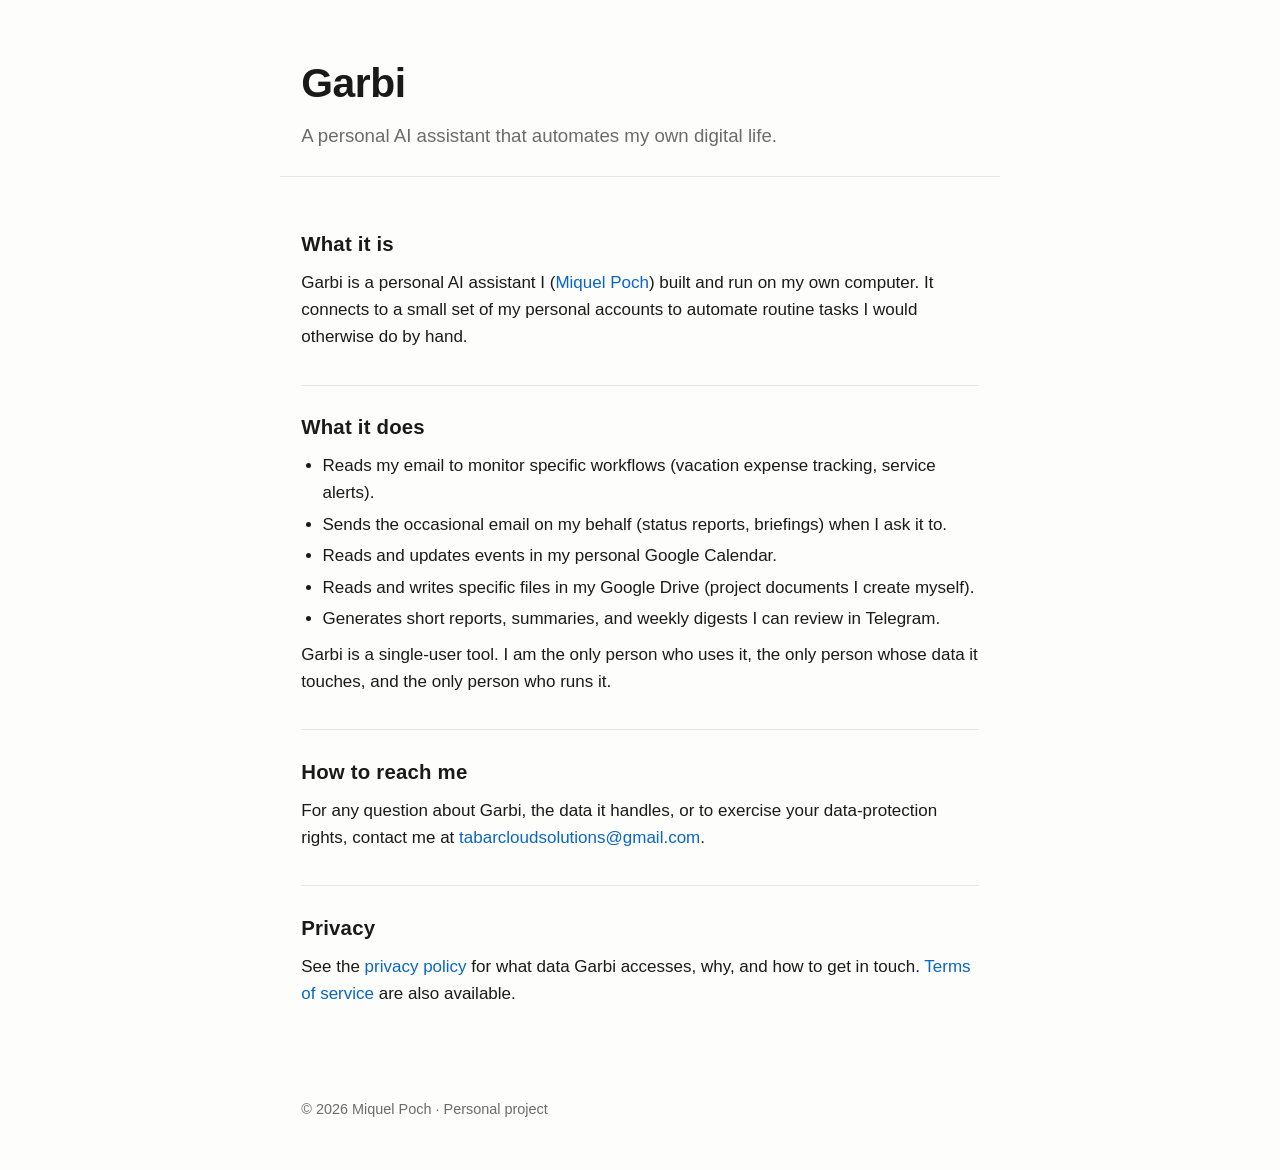
<file: index.html>
<!DOCTYPE html>
<html lang="en">
<head>
  <meta charset="UTF-8" />
  <meta name="viewport" content="width=device-width, initial-scale=1.0" />
  <title>Garbi — Personal AI Assistant</title>
  <meta name="description" content="Garbi is a personal AI assistant built and run by Miquel Poch for private automation tasks." />
  <link rel="stylesheet" href="styles.css" />
</head>
<body>
  <header>
    <h1>Garbi</h1>
    <p class="tagline">A personal AI assistant that automates my own digital life.</p>
  </header>

  <main>
    <section>
      <h2>What it is</h2>
      <p>
        Garbi is a personal AI assistant I (<a href="mailto:tabarcloudsolutions@gmail.com">Miquel Poch</a>) built
        and run on my own computer. It connects to a small set of my personal accounts to automate
        routine tasks I would otherwise do by hand.
      </p>
    </section>

    <section>
      <h2>What it does</h2>
      <ul>
        <li>Reads my email to monitor specific workflows (vacation expense tracking, service alerts).</li>
        <li>Sends the occasional email on my behalf (status reports, briefings) when I ask it to.</li>
        <li>Reads and updates events in my personal Google Calendar.</li>
        <li>Reads and writes specific files in my Google Drive (project documents I create myself).</li>
        <li>Generates short reports, summaries, and weekly digests I can review in Telegram.</li>
      </ul>
      <p>
        Garbi is a single-user tool. I am the only person who uses it, the only person whose data
        it touches, and the only person who runs it.
      </p>
    </section>

    <section>
      <h2>How to reach me</h2>
      <p>
        For any question about Garbi, the data it handles, or to exercise your data-protection
        rights, contact me at
        <a href="mailto:tabarcloudsolutions@gmail.com">tabarcloudsolutions@gmail.com</a>.
      </p>
    </section>

    <section>
      <h2>Privacy</h2>
      <p>
        See the <a href="privacy.html">privacy policy</a> for what data Garbi accesses, why, and
        how to get in touch. <a href="terms.html">Terms of service</a> are also available.
      </p>
    </section>
  </main>

  <footer>
    <p>&copy; 2026 Miquel Poch · Personal project</p>
  </footer>
</body>
</html>
</file>
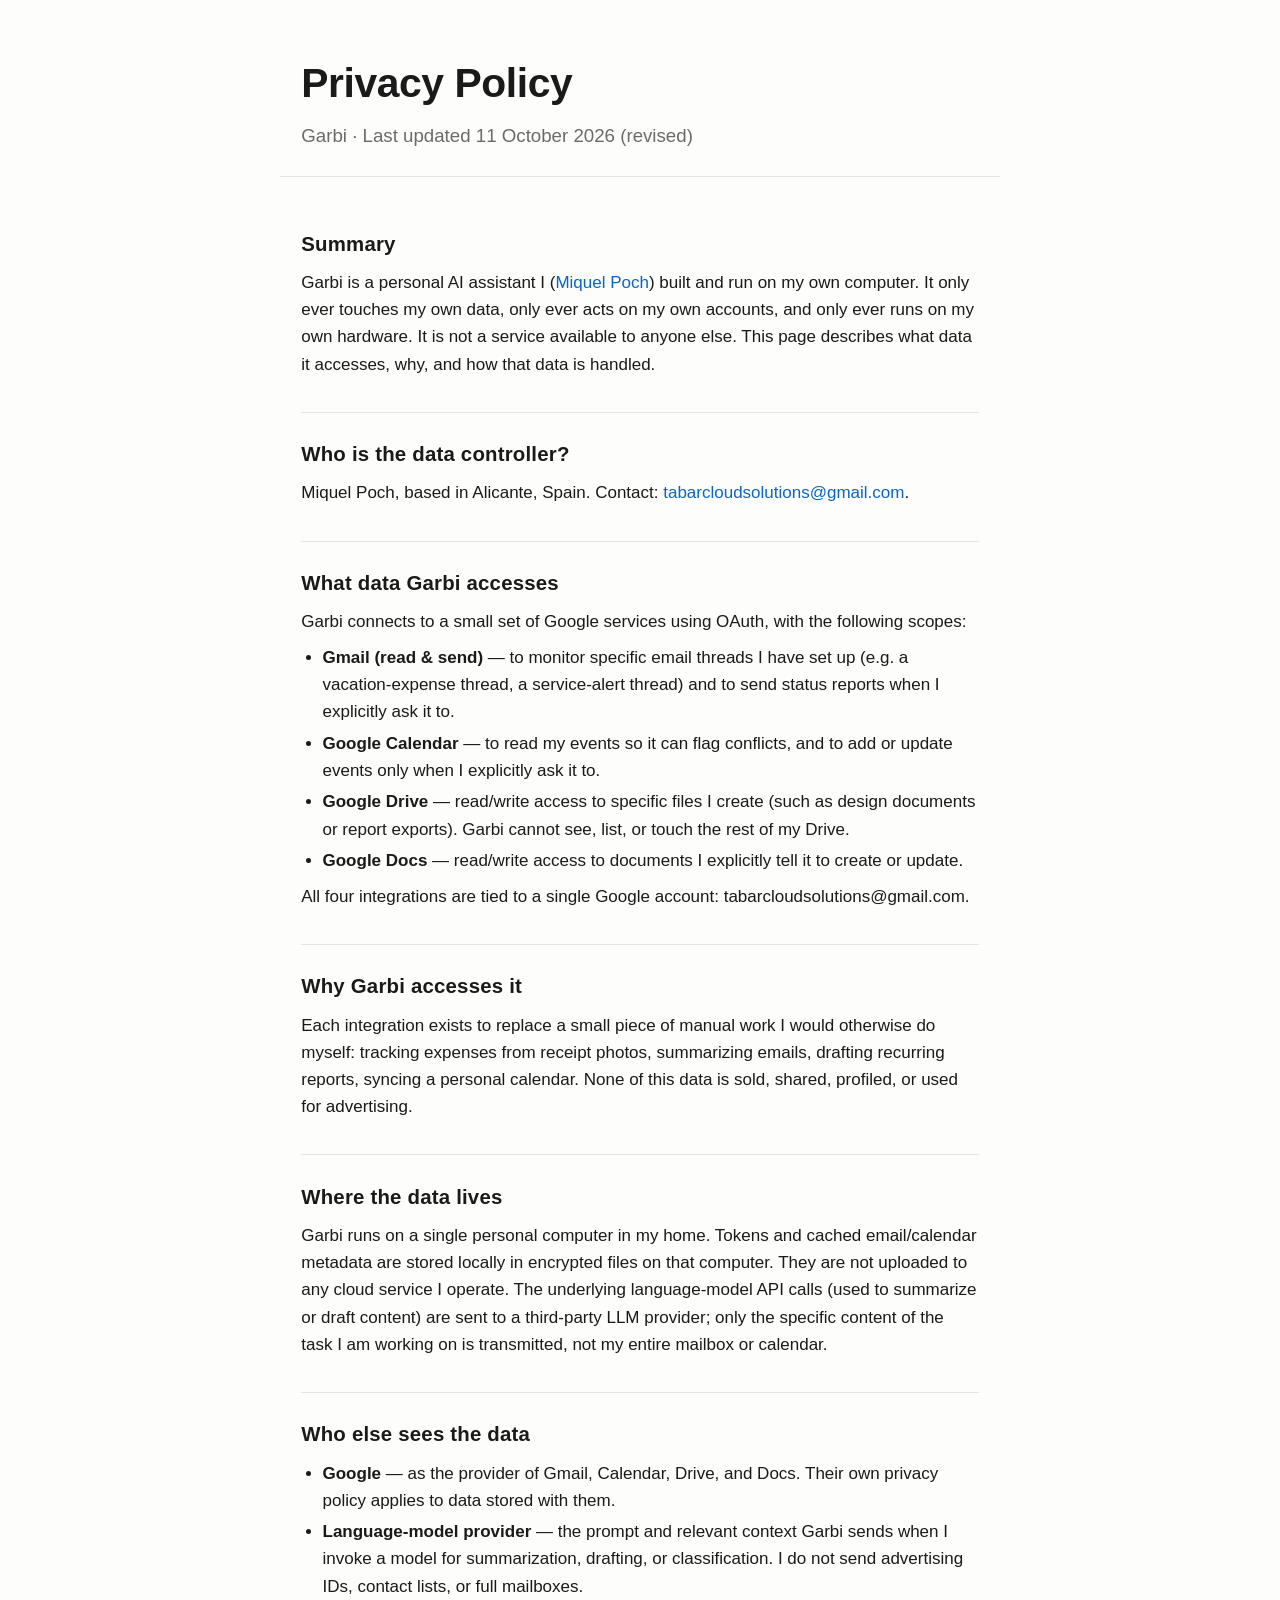
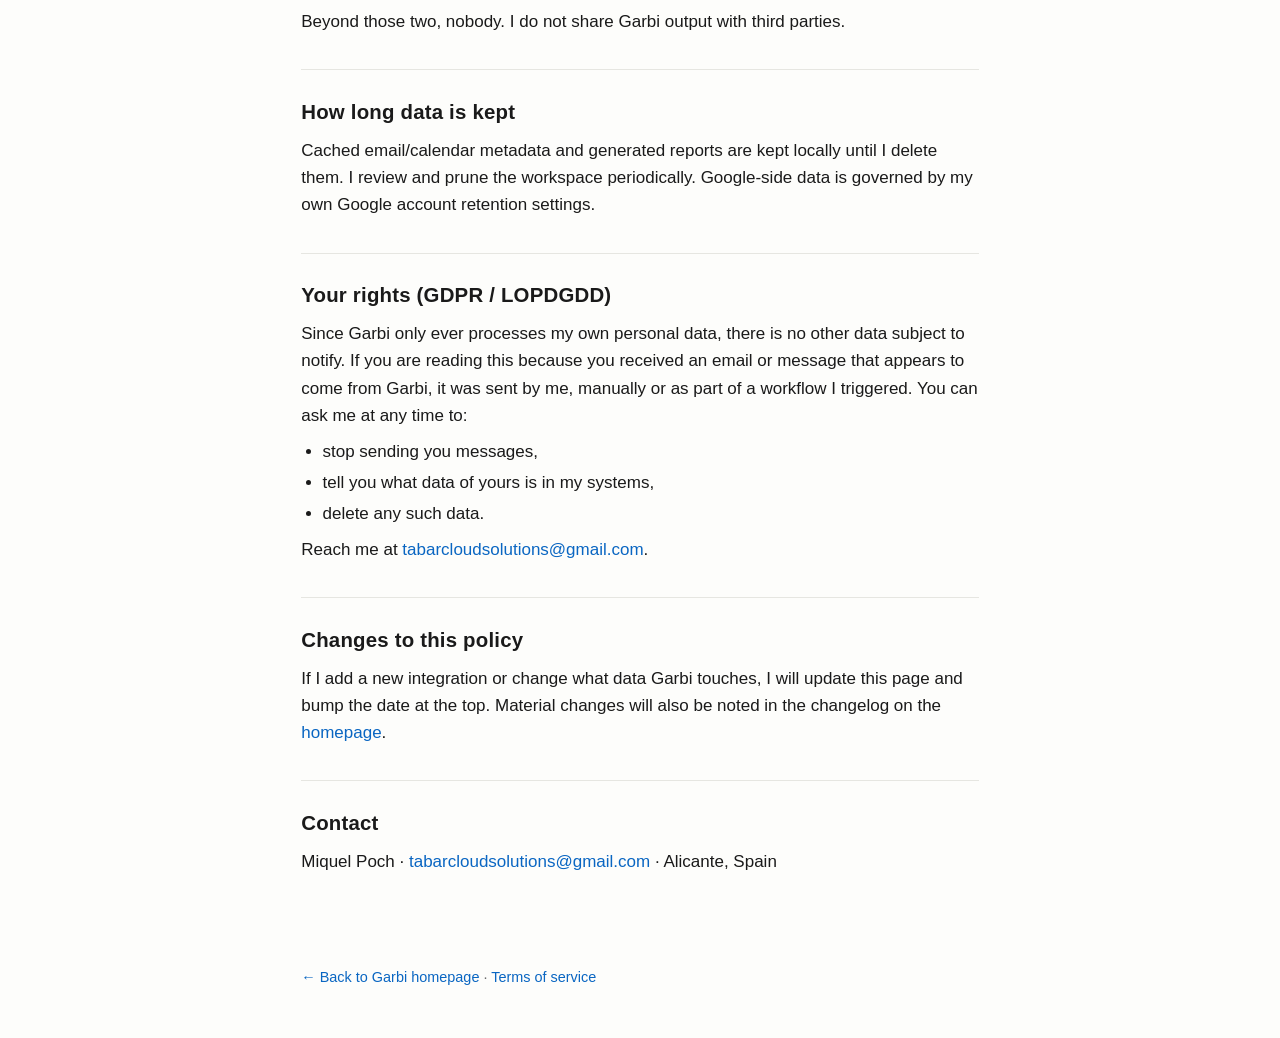
<file: privacy.html>
<!DOCTYPE html>
<html lang="en">
<head>
  <meta charset="UTF-8" />
  <meta name="viewport" content="width=device-width, initial-scale=1.0" />
  <title>Privacy Policy — Garbi</title>
  <meta name="description" content="Privacy policy for Garbi, a personal AI assistant built by Miquel Poch." />
  <link rel="stylesheet" href="styles.css" />
</head>
<body>
  <header>
    <h1>Privacy Policy</h1>
    <p class="tagline">Garbi · Last updated 11 October 2026 (revised)</p>
  </header>

  <main>
    <section>
      <h2>Summary</h2>
      <p>
        Garbi is a personal AI assistant I (<a href="mailto:tabarcloudsolutions@gmail.com">Miquel Poch</a>) built
        and run on my own computer. It only ever touches my own data, only ever acts on my own
        accounts, and only ever runs on my own hardware. It is not a service available to anyone
        else. This page describes what data it accesses, why, and how that data is handled.
      </p>
    </section>

    <section>
      <h2>Who is the data controller?</h2>
      <p>
        Miquel Poch, based in Alicante, Spain. Contact:
        <a href="mailto:tabarcloudsolutions@gmail.com">tabarcloudsolutions@gmail.com</a>.
      </p>
    </section>

    <section>
      <h2>What data Garbi accesses</h2>
      <p>Garbi connects to a small set of Google services using OAuth, with the following scopes:</p>
      <ul>
        <li><strong>Gmail (read &amp; send)</strong> — to monitor specific email threads I have set up
          (e.g. a vacation-expense thread, a service-alert thread) and to send status reports when
          I explicitly ask it to.</li>
        <li><strong>Google Calendar</strong> — to read my events so it can flag conflicts, and to
          add or update events only when I explicitly ask it to.</li>
        <li><strong>Google Drive</strong> — read/write access to specific files I create (such as
          design documents or report exports). Garbi cannot see, list, or touch the rest of my
          Drive.</li>
        <li><strong>Google Docs</strong> — read/write access to documents I explicitly tell it to
          create or update.</li>
      </ul>
      <p>All four integrations are tied to a single Google account: tabarcloudsolutions@gmail.com.</p>
    </section>

    <section>
      <h2>Why Garbi accesses it</h2>
      <p>
        Each integration exists to replace a small piece of manual work I would otherwise do
        myself: tracking expenses from receipt photos, summarizing emails, drafting recurring
        reports, syncing a personal calendar. None of this data is sold, shared, profiled, or
        used for advertising.
      </p>
    </section>

    <section>
      <h2>Where the data lives</h2>
      <p>
        Garbi runs on a single personal computer in my home. Tokens and cached email/calendar
        metadata are stored locally in encrypted files on that computer. They are not uploaded
        to any cloud service I operate. The underlying language-model API calls (used to
        summarize or draft content) are sent to a third-party LLM provider; only the specific
        content of the task I am working on is transmitted, not my entire mailbox or calendar.
      </p>
    </section>

    <section>
      <h2>Who else sees the data</h2>
      <ul>
        <li><strong>Google</strong> — as the provider of Gmail, Calendar, Drive, and Docs. Their
          own privacy policy applies to data stored with them.</li>
        <li><strong>Language-model provider</strong> — the prompt and relevant context Garbi
          sends when I invoke a model for summarization, drafting, or classification. I do not
          send advertising IDs, contact lists, or full mailboxes.</li>
      </ul>
      <p>Beyond those two, nobody. I do not share Garbi output with third parties.</p>
    </section>

    <section>
      <h2>How long data is kept</h2>
      <p>
        Cached email/calendar metadata and generated reports are kept locally until I delete
        them. I review and prune the workspace periodically. Google-side data is governed by my
        own Google account retention settings.
      </p>
    </section>

    <section>
      <h2>Your rights (GDPR / LOPDGDD)</h2>
      <p>
        Since Garbi only ever processes my own personal data, there is no other data subject
        to notify. If you are reading this because you received an email or message that appears
        to come from Garbi, it was sent by me, manually or as part of a workflow I triggered.
        You can ask me at any time to:
      </p>
      <ul>
        <li>stop sending you messages,</li>
        <li>tell you what data of yours is in my systems,</li>
        <li>delete any such data.</li>
      </ul>
      <p>Reach me at <a href="mailto:tabarcloudsolutions@gmail.com">tabarcloudsolutions@gmail.com</a>.</p>
    </section>

    <section>
      <h2>Changes to this policy</h2>
      <p>
        If I add a new integration or change what data Garbi touches, I will update this page
        and bump the date at the top. Material changes will also be noted in the changelog on
        the <a href="index.html">homepage</a>.
      </p>
    </section>

    <section>
      <h2>Contact</h2>
      <p>
        Miquel Poch &middot;
        <a href="mailto:tabarcloudsolutions@gmail.com">tabarcloudsolutions@gmail.com</a> &middot; Alicante, Spain
      </p>
    </section>
  </main>

  <footer>
    <p>
      <a href="index.html">&larr; Back to Garbi homepage</a> &middot;
      <a href="terms.html">Terms of service</a>
    </p>
  </footer>
</body>
</html>
</file>
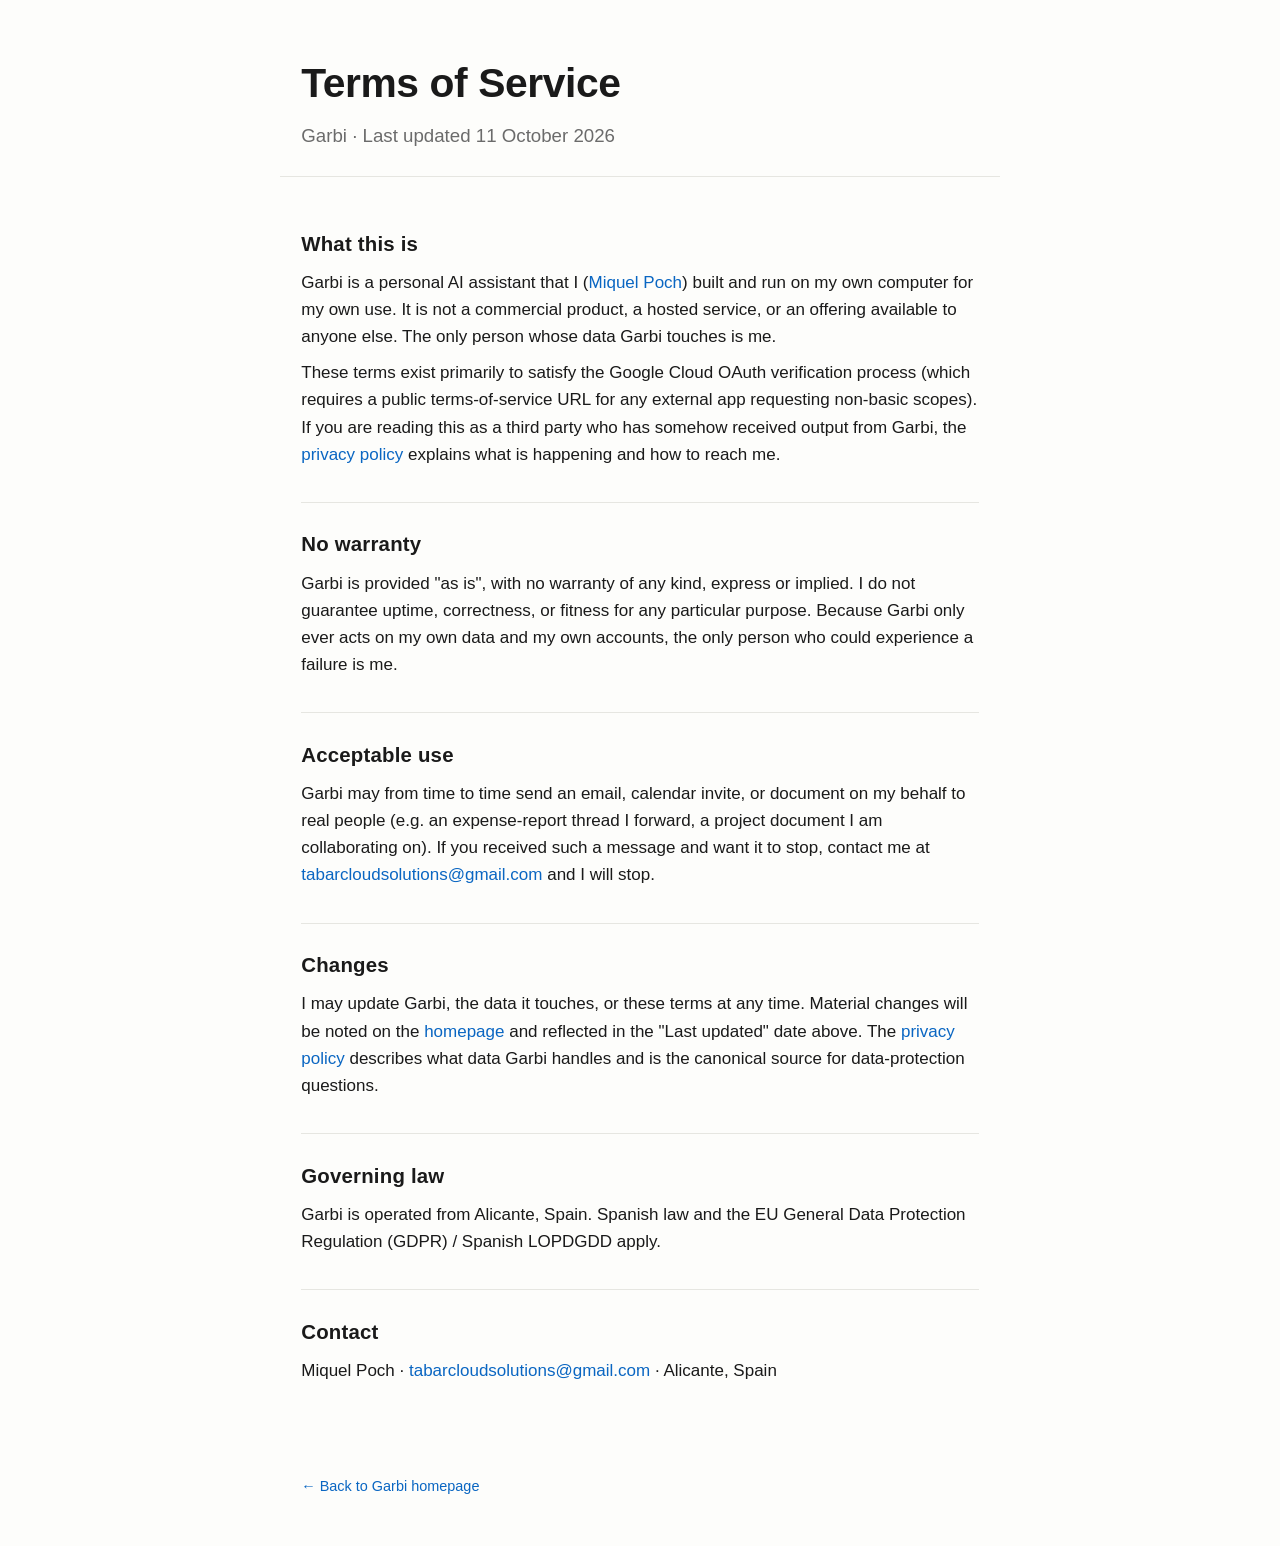
<file: terms.html>
<!DOCTYPE html>
<html lang="en">
<head>
  <meta charset="UTF-8" />
  <meta name="viewport" content="width=device-width, initial-scale=1.0" />
  <title>Terms of Service — Garbi</title>
  <meta name="description" content="Terms of service for Garbi, a personal AI assistant built by Miquel Poch." />
  <link rel="stylesheet" href="styles.css" />
</head>
<body>
  <header>
    <h1>Terms of Service</h1>
    <p class="tagline">Garbi · Last updated 11 October 2026</p>
  </header>

  <main>
    <section>
      <h2>What this is</h2>
      <p>
        Garbi is a personal AI assistant that I (<a href="mailto:tabarcloudsolutions@gmail.com">Miquel Poch</a>)
        built and run on my own computer for my own use. It is not a commercial product, a
        hosted service, or an offering available to anyone else. The only person whose data
        Garbi touches is me.
      </p>
      <p>
        These terms exist primarily to satisfy the Google Cloud OAuth verification process
        (which requires a public terms-of-service URL for any external app requesting
        non-basic scopes). If you are reading this as a third party who has somehow received
        output from Garbi, the <a href="privacy.html">privacy policy</a> explains what is
        happening and how to reach me.
      </p>
    </section>

    <section>
      <h2>No warranty</h2>
      <p>
        Garbi is provided "as is", with no warranty of any kind, express or implied. I do not
        guarantee uptime, correctness, or fitness for any particular purpose. Because Garbi
        only ever acts on my own data and my own accounts, the only person who could
        experience a failure is me.
      </p>
    </section>

    <section>
      <h2>Acceptable use</h2>
      <p>
        Garbi may from time to time send an email, calendar invite, or document on my behalf
        to real people (e.g. an expense-report thread I forward, a project document I am
        collaborating on). If you received such a message and want it to stop, contact me at
        <a href="mailto:tabarcloudsolutions@gmail.com">tabarcloudsolutions@gmail.com</a>
        and I will stop.
      </p>
    </section>

    <section>
      <h2>Changes</h2>
      <p>
        I may update Garbi, the data it touches, or these terms at any time. Material changes
        will be noted on the <a href="index.html">homepage</a> and reflected in the
        "Last updated" date above. The <a href="privacy.html">privacy policy</a> describes
        what data Garbi handles and is the canonical source for data-protection questions.
      </p>
    </section>

    <section>
      <h2>Governing law</h2>
      <p>
        Garbi is operated from Alicante, Spain. Spanish law and the EU General Data Protection
        Regulation (GDPR) / Spanish LOPDGDD apply.
      </p>
    </section>

    <section>
      <h2>Contact</h2>
      <p>
        Miquel Poch &middot;
        <a href="mailto:tabarcloudsolutions@gmail.com">tabarcloudsolutions@gmail.com</a> &middot; Alicante, Spain
      </p>
    </section>
  </main>

  <footer>
    <p><a href="index.html">&larr; Back to Garbi homepage</a></p>
  </footer>
</body>
</html>
</file>
<file: styles.css>
/* Garbi landing — minimal styling, no build step, no tracking. */

:root {
  --fg: #1a1a1a;
  --muted: #6b6b6b;
  --bg: #fdfdfb;
  --accent: #0a66c2;
  --rule: #e6e6e1;
  --max-w: 720px;
}

* { box-sizing: border-box; }

html, body {
  margin: 0;
  padding: 0;
  background: var(--bg);
  color: var(--fg);
  font: 17px/1.6 -apple-system, BlinkMacSystemFont, "Segoe UI", Roboto, "Helvetica Neue",
    Arial, sans-serif;
}

a { color: var(--accent); text-decoration: none; }
a:hover { text-decoration: underline; }

header, main, footer {
  max-width: var(--max-w);
  margin: 0 auto;
  padding: 1.5rem 1.25rem;
}

header {
  padding-top: 3rem;
  padding-bottom: 1.5rem;
  border-bottom: 1px solid var(--rule);
}

h1 {
  font-size: 2.4rem;
  margin: 0 0 0.25rem 0;
  letter-spacing: -0.01em;
}

.tagline {
  margin: 0;
  color: var(--muted);
  font-size: 1.1rem;
}

main section {
  padding: 1.5rem 0;
  border-bottom: 1px solid var(--rule);
}

main section:last-of-type {
  border-bottom: none;
}

main h2 {
  font-size: 1.2rem;
  margin: 0 0 0.5rem 0;
  letter-spacing: 0.01em;
}

main p, main ul {
  margin: 0.5rem 0;
}

ul {
  padding-left: 1.25rem;
}

li { margin: 0.25rem 0; }

footer {
  color: var(--muted);
  font-size: 0.85rem;
  padding-top: 1rem;
  padding-bottom: 2rem;
}

@media (prefers-color-scheme: dark) {
  :root {
    --fg: #e9e9e6;
    --muted: #9a9a96;
    --bg: #14140f;
    --accent: #66a3ff;
    --rule: #2c2c26;
  }
}
</file>
